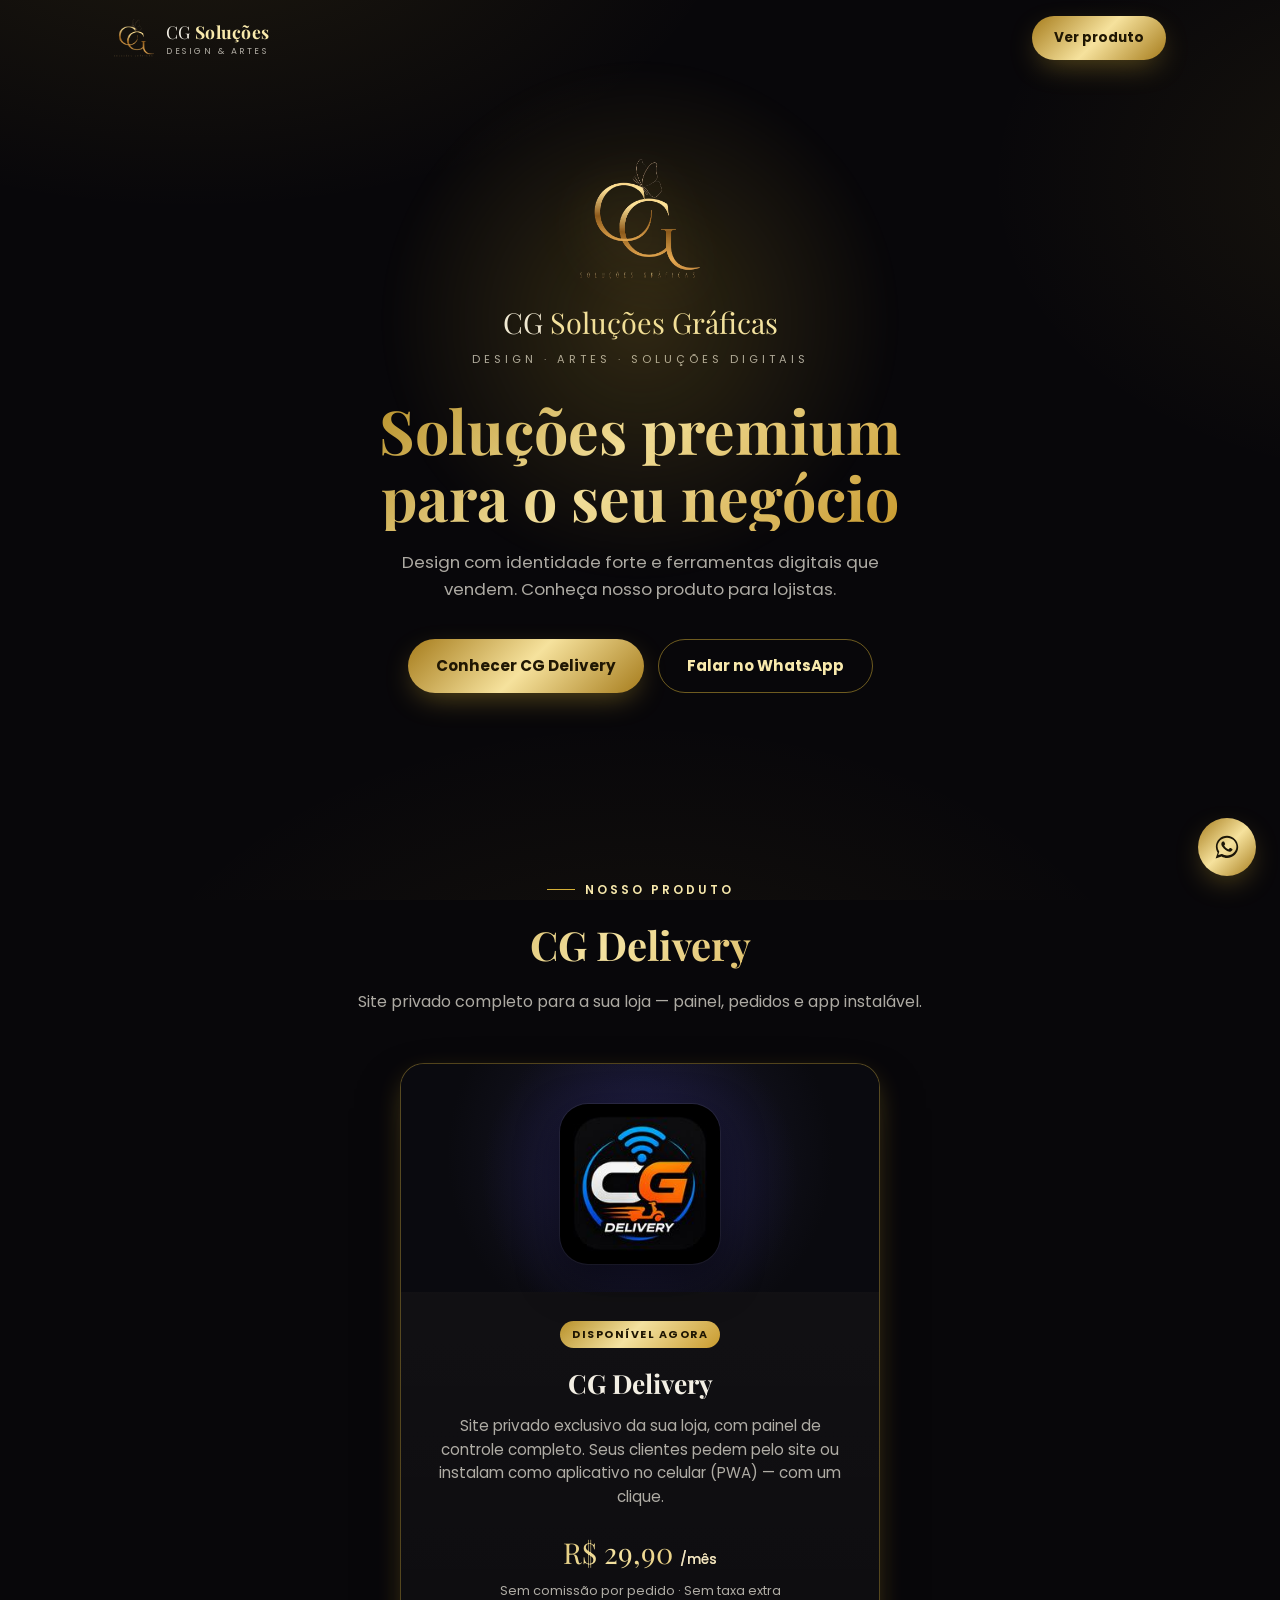
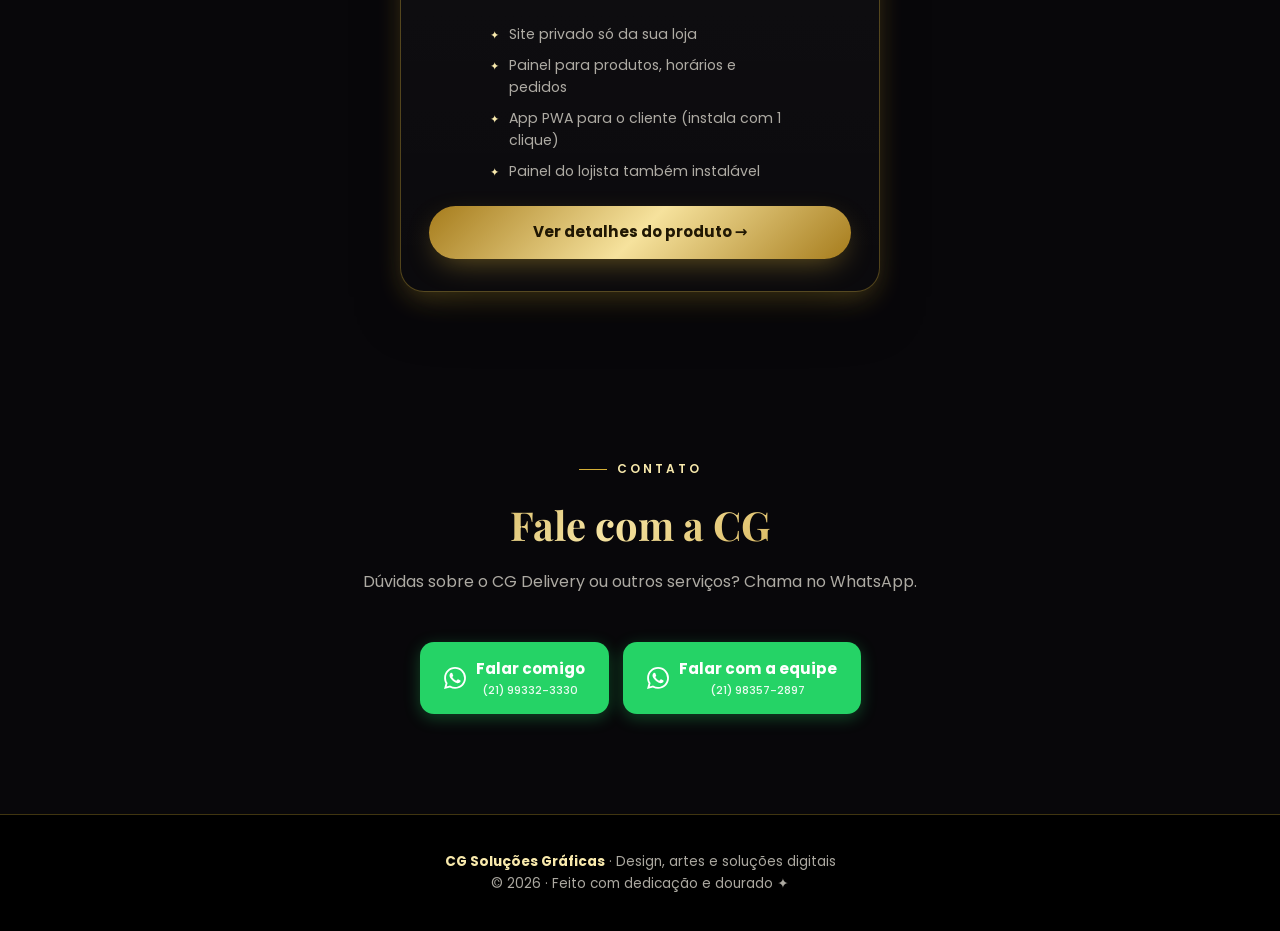
<file: index.html>
<!DOCTYPE html>
<html lang="pt-BR">
<head>
  <meta charset="UTF-8">
  <meta name="viewport" content="width=device-width, initial-scale=1.0">
  <title>CG Soluções Gráficas — Design, Artes e Soluções Digitais</title>
  <meta name="description" content="CG Soluções Gráficas: design premium e soluções digitais para o seu negócio. Conheça o CG Delivery — site privado para lojistas.">
  <meta name="theme-color" content="#08070a">
  <link rel="icon" type="image/png" href="logo.png">
  <link rel="preconnect" href="https://fonts.googleapis.com">
  <link href="https://fonts.googleapis.com/css2?family=Playfair+Display:wght@700&family=Poppins:wght@400;500;600;700;800&display=swap" rel="stylesheet">
  <style>
    :root {
      --black-deep: #08070a;
      --black-soft: #121114;
      --black-card: #1a1a1e;
      --gold-light: #f8e9ac;
      --gold: #d4af37;
      --gold-solid: linear-gradient(135deg, #b8912a 0%, #f4e2a1 45%, #c89a2e 100%);
      --gold-btn: linear-gradient(135deg, #a67c1c 0%, #f6e29d 50%, #a67c1c 100%);
      --text-light: #f3efe4;
      --text-light-70: rgba(243,239,228,.7);
      --shadow-gold: 0 10px 30px -8px rgba(212,175,55,.45);
      --ease: cubic-bezier(.22,.61,.36,1);
    }
    * { box-sizing: border-box; margin: 0; padding: 0; }
    html { scroll-behavior: smooth; }
    body {
      font-family: 'Poppins', system-ui, sans-serif;
      background: var(--black-deep);
      color: var(--text-light);
      font-size: 16px;
      line-height: 1.6;
      -webkit-font-smoothing: antialiased;
      overflow-x: hidden;
    }
    img { max-width: 100%; display: block; }
    a { color: inherit; text-decoration: none; }
    h1,h2,h3 { font-family: 'Playfair Display', serif; font-weight: 700; }

    .texture-bg {
      position: fixed; inset: 0; z-index: -2;
      background:
        radial-gradient(ellipse 900px 500px at 15% -10%, rgba(212,175,55,.10), transparent 60%),
        radial-gradient(ellipse 700px 500px at 110% 20%, rgba(212,175,55,.08), transparent 60%),
        radial-gradient(ellipse 900px 600px at 50% 120%, rgba(212,175,55,.07), transparent 60%),
        #08070a;
    }

    /* Header */
    .header {
      position: fixed; top: 0; left: 0; right: 0; z-index: 100;
      padding: 16px 0;
      transition: background .35s, border-color .35s, padding .35s;
      border-bottom: 1px solid transparent;
    }
    .header.scrolled {
      padding: 10px 0;
      background: rgba(8,7,10,.78);
      backdrop-filter: blur(16px);
      border-bottom: 1px solid rgba(212,175,55,.25);
    }
    .container {
      width: 100%; max-width: 1100px;
      margin: 0 auto; padding: 0 24px;
    }
    .header .container {
      display: flex; align-items: center; justify-content: space-between;
    }
    .brand { display: flex; align-items: center; gap: 12px; }
    .brand img { width: 40px; height: 40px; object-fit: contain; }
    .brand-name {
      font-family: 'Playfair Display', serif;
      font-size: 1.1rem; letter-spacing: .3px;
    }
    .brand-name b { color: var(--gold-light); }
    .brand-tag {
      display: block;
      font-family: 'Poppins', sans-serif;
      font-size: .55rem; letter-spacing: 2.5px;
      color: var(--text-light-70); text-transform: uppercase; margin-top: -2px;
    }
    .header-cta .btn { padding: 11px 22px; font-size: .85rem; }

    .btn {
      display: inline-flex; align-items: center; justify-content: center; gap: 8px;
      padding: 14px 28px; border-radius: 100px;
      font-weight: 700; font-size: .95rem;
      cursor: pointer; border: none;
      transition: transform .3s var(--ease), box-shadow .3s;
    }
    .btn:hover { transform: translateY(-2px); }
    .btn-gold {
      background: var(--gold-btn); color: #201703;
      box-shadow: var(--shadow-gold);
    }
    .btn-gold:hover { box-shadow: 0 14px 36px -8px rgba(212,175,55,.55); }
    .btn-outline {
      background: transparent; color: var(--gold-light);
      border: 1.5px solid rgba(212,175,55,.5);
    }
    .btn-outline:hover { background: rgba(212,175,55,.12); }
    .btn-block { width: 100%; }

    /* Hero */
    .hero {
      min-height: 88vh;
      display: flex; align-items: center; justify-content: center;
      text-align: center;
      padding: 120px 24px 60px;
      position: relative;
    }
    .hero-glow {
      position: absolute; top: 5%; left: 50%; transform: translateX(-50%);
      width: 560px; height: 560px;
      background: radial-gradient(circle, rgba(212,175,55,.2), transparent 65%);
      filter: blur(8px); pointer-events: none;
    }
    .hero-logo {
      width: 120px; height: 120px; margin: 0 auto 20px;
      filter: drop-shadow(0 8px 28px rgba(212,175,55,.4));
      animation: float 5s ease-in-out infinite;
    }
    @keyframes float {
      0%,100% { transform: translateY(0); }
      50% { transform: translateY(-8px); }
    }
    .hero-brand {
      font-family: 'Playfair Display', serif;
      font-size: clamp(1.3rem, 3vw, 1.8rem);
      margin-bottom: 6px;
    }
    .hero-brand span { color: var(--gold-light); }
    .hero-sub {
      font-size: .7rem; letter-spacing: 4px; text-transform: uppercase;
      color: var(--text-light-70); margin-bottom: 28px;
    }
    .hero h1 {
      font-size: clamp(2.2rem, 5.5vw, 3.8rem);
      line-height: 1.1;
      background: var(--gold-solid);
      -webkit-background-clip: text; background-clip: text; color: transparent;
      margin-bottom: 18px;
    }
    .hero .lead {
      max-width: 520px; margin: 0 auto 36px;
      color: var(--text-light-70); font-size: 1.05rem;
    }
    .hero-actions {
      display: flex; gap: 14px; justify-content: center; flex-wrap: wrap;
    }

    /* Section */
    section { padding: 80px 0; position: relative; }
    .section-head { text-align: center; max-width: 600px; margin: 0 auto 48px; }
    .eyebrow {
      display: inline-flex; align-items: center; gap: 10px;
      font-size: .75rem; font-weight: 600; letter-spacing: 3px;
      text-transform: uppercase; color: var(--gold-light); margin-bottom: 14px;
    }
    .eyebrow::before {
      content: ''; width: 28px; height: 1px; background: var(--gold);
    }
    .section-head h2 {
      font-size: clamp(1.8rem, 3.5vw, 2.5rem);
      background: var(--gold-solid);
      -webkit-background-clip: text; background-clip: text; color: transparent;
      margin-bottom: 12px;
    }
    .section-head p { color: var(--text-light-70); }

    /* Product card */
    .product-wrap {
      max-width: 480px; margin: 0 auto;
    }
    .product-card {
      background: linear-gradient(180deg, rgba(255,255,255,.05), rgba(255,255,255,.015));
      border: 1px solid rgba(212,175,55,.35);
      border-radius: 24px;
      overflow: hidden;
      box-shadow: 0 25px 60px -20px rgba(0,0,0,.5), var(--shadow-gold);
      transition: transform .4s var(--ease), border-color .3s;
      cursor: pointer;
      display: block;
      color: inherit;
    }
    .product-card:hover {
      transform: translateY(-8px);
      border-color: rgba(212,175,55,.65);
    }
    .product-img-wrap {
      background: radial-gradient(circle at 50% 40%, #1a1a2e 0%, #0a0a0f 70%);
      padding: 40px 24px 28px;
      display: flex; justify-content: center; align-items: center;
      position: relative;
    }
    .product-img-wrap::after {
      content: '';
      position: absolute; inset: 0;
      background: radial-gradient(circle at 50% 50%, rgba(67,56,202,.25), transparent 60%);
      pointer-events: none;
    }
    .product-img {
      width: 160px; height: 160px;
      border-radius: 28px;
      object-fit: cover;
      box-shadow: 0 16px 40px rgba(0,0,0,.5), 0 0 0 1px rgba(255,255,255,.08);
      position: relative; z-index: 1;
    }
    .product-body {
      padding: 28px 28px 32px;
      text-align: center;
    }
    .product-badge {
      display: inline-block;
      font-size: .68rem; font-weight: 700; letter-spacing: 1.5px;
      text-transform: uppercase;
      color: #201703;
      background: var(--gold-solid);
      padding: 5px 12px; border-radius: 999px;
      margin-bottom: 14px;
    }
    .product-body h3 {
      font-family: 'Playfair Display', serif;
      font-size: 1.65rem;
      margin-bottom: 10px;
      color: var(--text-light);
    }
    .product-body .desc {
      color: var(--text-light-70);
      font-size: .95rem;
      margin-bottom: 20px;
      line-height: 1.55;
    }
    .product-price {
      font-family: 'Playfair Display', serif;
      font-size: 1.8rem;
      background: var(--gold-solid);
      -webkit-background-clip: text; background-clip: text; color: transparent;
      margin-bottom: 6px;
    }
    .product-price span {
      font-family: 'Poppins', sans-serif;
      font-size: .85rem;
      -webkit-text-fill-color: var(--text-light-70);
      font-weight: 500;
    }
    .product-note {
      font-size: .8rem;
      color: var(--text-light-70);
      margin-bottom: 22px;
    }
    .product-features {
      list-style: none;
      text-align: left;
      margin: 0 auto 24px;
      max-width: 300px;
    }
    .product-features li {
      display: flex; align-items: flex-start; gap: 10px;
      font-size: .88rem;
      color: var(--text-light-70);
      margin-bottom: 8px;
    }
    .product-features li::before {
      content: '✦';
      color: var(--gold-light);
      font-size: .7rem;
      margin-top: 4px;
      flex-shrink: 0;
    }

    /* Contact */
    .contact-section {
      text-align: center;
      padding-bottom: 100px;
    }
    .wa-btns {
      display: flex; flex-wrap: wrap; justify-content: center; gap: 14px;
      margin-top: 28px;
    }
    .btn-wa {
      display: inline-flex; align-items: center; gap: 10px;
      background: #25D366; color: #fff;
      padding: 15px 24px; border-radius: 14px;
      font-weight: 700; font-size: .95rem;
      box-shadow: 0 4px 16px rgba(37,211,102,.3);
      transition: transform .2s, box-shadow .2s;
    }
    .btn-wa:hover {
      transform: translateY(-2px);
      box-shadow: 0 6px 22px rgba(37,211,102,.4);
    }
    .btn-wa svg { width: 22px; height: 22px; fill: currentColor; }
    .btn-wa small {
      display: block; font-size: .7rem; font-weight: 500; opacity: .9;
    }

    /* Footer */
    footer {
      background: #000;
      border-top: 1px solid rgba(212,175,55,.3);
      padding: 36px 24px;
      text-align: center;
      font-size: .85rem;
      color: var(--text-light-70);
    }
    footer strong { color: var(--gold-light); }

    /* Float WA */
    .wa-float {
      position: fixed; bottom: 24px; right: 24px;
      width: 58px; height: 58px; border-radius: 50%;
      background: var(--gold-btn);
      display: flex; align-items: center; justify-content: center;
      box-shadow: var(--shadow-gold);
      z-index: 90;
      transition: transform .3s;
    }
    .wa-float:hover { transform: scale(1.08); }
    .wa-float svg { width: 28px; height: 28px; fill: #1c1608; }

    @media (max-width: 560px) {
      .hero { padding-top: 110px; min-height: auto; padding-bottom: 48px; }
      .product-body { padding: 22px 20px 28px; }
      .wa-btns { flex-direction: column; align-items: stretch; }
      .btn-wa { justify-content: center; }
    }
  </style>
</head>
<body>
  <div class="texture-bg" aria-hidden="true"></div>

  <header class="header" id="header">
    <div class="container">
      <a href="#" class="brand">
        <img src="logo.png" alt="CG Soluções Gráficas">
        <div>
          <div class="brand-name">CG <b>Soluções</b></div>
          <span class="brand-tag">Design &amp; Artes</span>
        </div>
      </a>
      <div class="header-cta">
        <a class="btn btn-gold" href="#produto">Ver produto</a>
      </div>
    </div>
  </header>

  <section class="hero">
    <div class="hero-glow" aria-hidden="true"></div>
    <div>
      <img class="hero-logo" src="logo.png" alt="Logo CG">
      <div class="hero-brand">CG <span>Soluções Gráficas</span></div>
      <div class="hero-sub">Design · Artes · Soluções digitais</div>
      <h1>Soluções premium<br>para o seu negócio</h1>
      <p class="lead">
        Design com identidade forte e ferramentas digitais que vendem.
        Conheça nosso produto para lojistas.
      </p>
      <div class="hero-actions">
        <a class="btn btn-gold" href="#produto">Conhecer CG Delivery</a>
        <a class="btn btn-outline" href="#contato">Falar no WhatsApp</a>
      </div>
    </div>
  </section>

  <section id="produto">
    <div class="container">
      <div class="section-head">
        <span class="eyebrow">Nosso produto</span>
        <h2>CG Delivery</h2>
        <p>Site privado completo para a sua loja — painel, pedidos e app instalável.</p>
      </div>

      <div class="product-wrap">
        <a class="product-card" href="delivery.html">
          <div class="product-img-wrap">
            <img class="product-img" src="cg-delivery-icon.png" alt="CG Delivery — ícone do app">
          </div>
          <div class="product-body">
            <span class="product-badge">Disponível agora</span>
            <h3>CG Delivery</h3>
            <p class="desc">
              Site privado exclusivo da sua loja, com painel de controle completo.
              Seus clientes pedem pelo site ou instalam como aplicativo no celular (PWA) — com um clique.
            </p>
            <div class="product-price">R$ 29,90 <span>/mês</span></div>
            <p class="product-note">Sem comissão por pedido · Sem taxa extra</p>
            <ul class="product-features">
              <li>Site privado só da sua loja</li>
              <li>Painel para produtos, horários e pedidos</li>
              <li>App PWA para o cliente (instala com 1 clique)</li>
              <li>Painel do lojista também instalável</li>
            </ul>
            <span class="btn btn-gold btn-block">Ver detalhes do produto →</span>
          </div>
        </a>
      </div>
    </div>
  </section>

  <section class="contact-section" id="contato">
    <div class="container">
      <div class="section-head">
        <span class="eyebrow">Contato</span>
        <h2>Fale com a CG</h2>
        <p>Dúvidas sobre o CG Delivery ou outros serviços? Chama no WhatsApp.</p>
      </div>
      <div class="wa-btns">
        <a class="btn-wa" href="https://wa.me/5521993323330?text=Ol%C3%A1!%20Quero%20saber%20mais%20sobre%20o%20CG%20Delivery" target="_blank" rel="noopener">
          <svg viewBox="0 0 24 24"><path d="M17.472 14.382c-.297-.149-1.758-.867-2.03-.967-.273-.099-.471-.148-.67.15-.197.297-.767.966-.94 1.164-.173.199-.347.223-.644.075-.297-.15-1.255-.463-2.39-1.475-.883-.788-1.48-1.761-1.653-2.059-.173-.297-.018-.458.13-.606.134-.133.298-.347.446-.52.149-.174.198-.298.298-.497.099-.198.05-.371-.025-.52-.075-.149-.669-1.612-.916-2.207-.242-.579-.487-.5-.669-.51-.173-.008-.371-.01-.57-.01-.198 0-.52.074-.792.372-.272.297-1.04 1.016-1.04 2.479 0 1.462 1.065 2.875 1.213 3.074.149.198 2.096 3.2 5.077 4.487.709.306 1.262.489 1.694.625.712.227 1.36.195 1.871.118.571-.085 1.758-.719 2.006-1.413.248-.694.248-1.289.173-1.413-.074-.124-.272-.198-.57-.347m-5.421 7.403h-.004a9.87 9.87 0 01-5.031-1.378l-.361-.214-3.741.982.998-3.648-.235-.374a9.86 9.86 0 01-1.51-5.26c.001-5.45 4.436-9.884 9.888-9.884 2.64 0 5.122 1.03 6.988 2.898a9.825 9.825 0 012.893 6.994c-.003 5.45-4.435 9.884-9.885 9.884m8.413-18.297A11.815 11.815 0 0012.05 0C5.495 0 .16 5.335.157 11.892c0 2.096.547 4.142 1.588 5.945L.057 24l6.305-1.654a11.882 11.882 0 005.683 1.448h.005c6.554 0 11.89-5.335 11.893-11.893a11.821 11.821 0 00-3.48-8.413z"/></svg>
          <div>Falar comigo<small>(21) 99332-3330</small></div>
        </a>
        <a class="btn-wa" href="https://wa.me/5521983572897?text=Ol%C3%A1!%20Quero%20saber%20mais%20sobre%20o%20CG%20Delivery" target="_blank" rel="noopener">
          <svg viewBox="0 0 24 24"><path d="M17.472 14.382c-.297-.149-1.758-.867-2.03-.967-.273-.099-.471-.148-.67.15-.197.297-.767.966-.94 1.164-.173.199-.347.223-.644.075-.297-.15-1.255-.463-2.39-1.475-.883-.788-1.48-1.761-1.653-2.059-.173-.297-.018-.458.13-.606.134-.133.298-.347.446-.52.149-.174.198-.298.298-.497.099-.198.05-.371-.025-.52-.075-.149-.669-1.612-.916-2.207-.242-.579-.487-.5-.669-.51-.173-.008-.371-.01-.57-.01-.198 0-.52.074-.792.372-.272.297-1.04 1.016-1.04 2.479 0 1.462 1.065 2.875 1.213 3.074.149.198 2.096 3.2 5.077 4.487.709.306 1.262.489 1.694.625.712.227 1.36.195 1.871.118.571-.085 1.758-.719 2.006-1.413.248-.694.248-1.289.173-1.413-.074-.124-.272-.198-.57-.347m-5.421 7.403h-.004a9.87 9.87 0 01-5.031-1.378l-.361-.214-3.741.982.998-3.648-.235-.374a9.86 9.86 0 01-1.51-5.26c.001-5.45 4.436-9.884 9.888-9.884 2.64 0 5.122 1.03 6.988 2.898a9.825 9.825 0 012.893 6.994c-.003 5.45-4.435 9.884-9.885 9.884m8.413-18.297A11.815 11.815 0 0012.05 0C5.495 0 .16 5.335.157 11.892c0 2.096.547 4.142 1.588 5.945L.057 24l6.305-1.654a11.882 11.882 0 005.683 1.448h.005c6.554 0 11.89-5.335 11.893-11.893a11.821 11.821 0 00-3.48-8.413z"/></svg>
          <div>Falar com a equipe<small>(21) 98357-2897</small></div>
        </a>
      </div>
    </div>
  </section>

  <footer>
    <strong>CG Soluções Gráficas</strong> · Design, artes e soluções digitais<br>
    © <span id="year"></span> · Feito com dedicação e dourado ✦
  </footer>

  <a class="wa-float" href="https://wa.me/5521993323330?text=Ol%C3%A1!%20Quero%20saber%20mais%20sobre%20o%20CG%20Delivery" target="_blank" rel="noopener" aria-label="WhatsApp">
    <svg viewBox="0 0 32 32"><path d="M16 3C9 3 3.3 8.6 3.3 15.5c0 2.5.7 4.9 2 7L3 29l6.7-2.2c2 1.1 4.2 1.7 6.4 1.7 7 0 12.7-5.6 12.7-12.5S23 3 16 3zm0 22.7c-2 0-4-.5-5.7-1.6l-.4-.2-4 1.3 1.3-3.9-.3-.4a10.2 10.2 0 0 1-1.7-5.4C5.2 9.8 10 5.3 16 5.3s10.8 4.5 10.8 10.2S22 25.7 16 25.7zm5.9-7.6c-.3-.2-1.9-1-2.2-1s-.5-.2-.7.2-.8 1-1 1.2-.4.2-.7 0a8.7 8.7 0 0 1-2.6-1.6 9.6 9.6 0 0 1-1.8-2.2c-.2-.3 0-.5.1-.7l.5-.6c.2-.2.2-.3.3-.5s0-.4 0-.5c0-.2-.7-1.7-1-2.3s-.5-.5-.7-.5h-.6a1.2 1.2 0 0 0-.9.4 3.5 3.5 0 0 0-1.1 2.6c0 1.5 1.1 3 1.3 3.2s2.2 3.4 5.3 4.7a17.9 17.9 0 0 0 1.8.7 4.3 4.3 0 0 0 2 .1 3.2 3.2 0 0 0 2.1-1.5 2.6 2.6 0 0 0 .2-1.5c-.1-.1-.3-.2-.6-.4z"/></svg>
  </a>

  <script>
    document.getElementById('year').textContent = new Date().getFullYear();
    var header = document.getElementById('header');
    window.addEventListener('scroll', function () {
      header.classList.toggle('scrolled', window.scrollY > 30);
    }, { passive: true });
  </script>
</body>
</html>
</file>
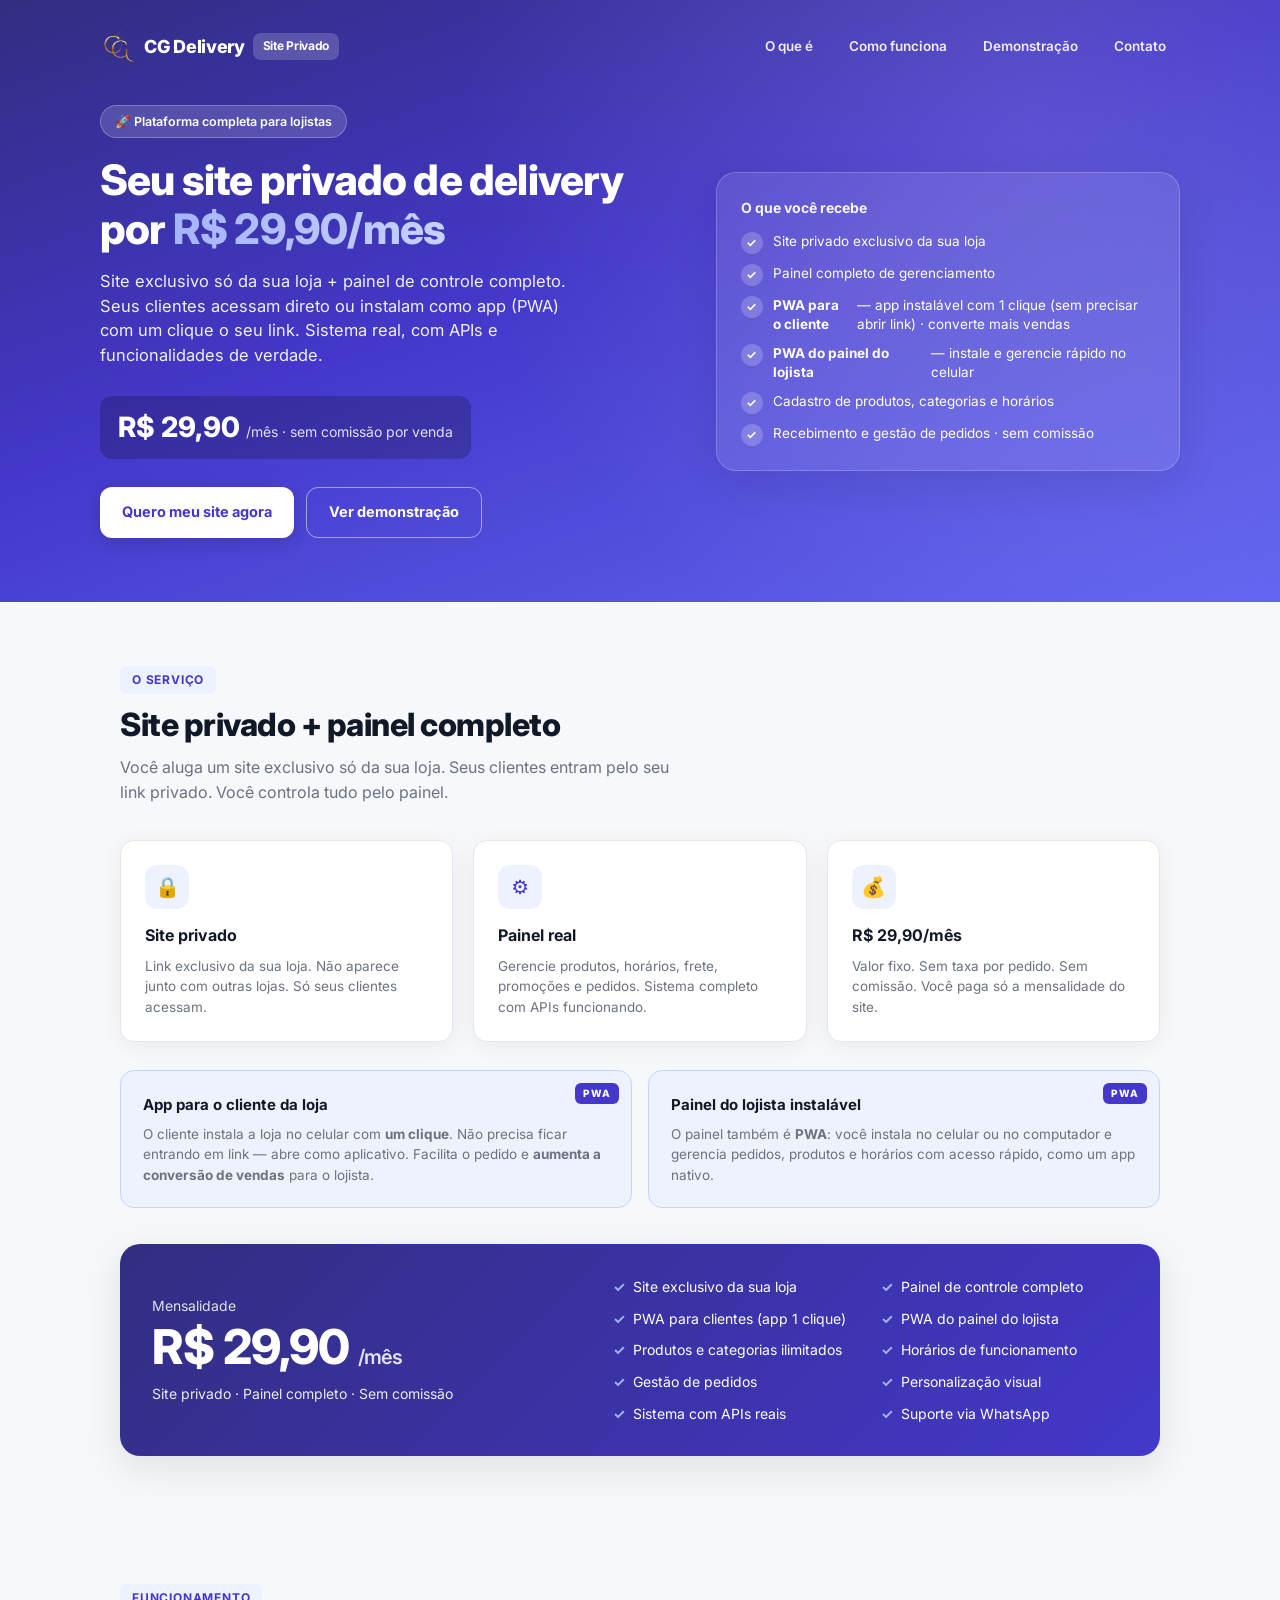
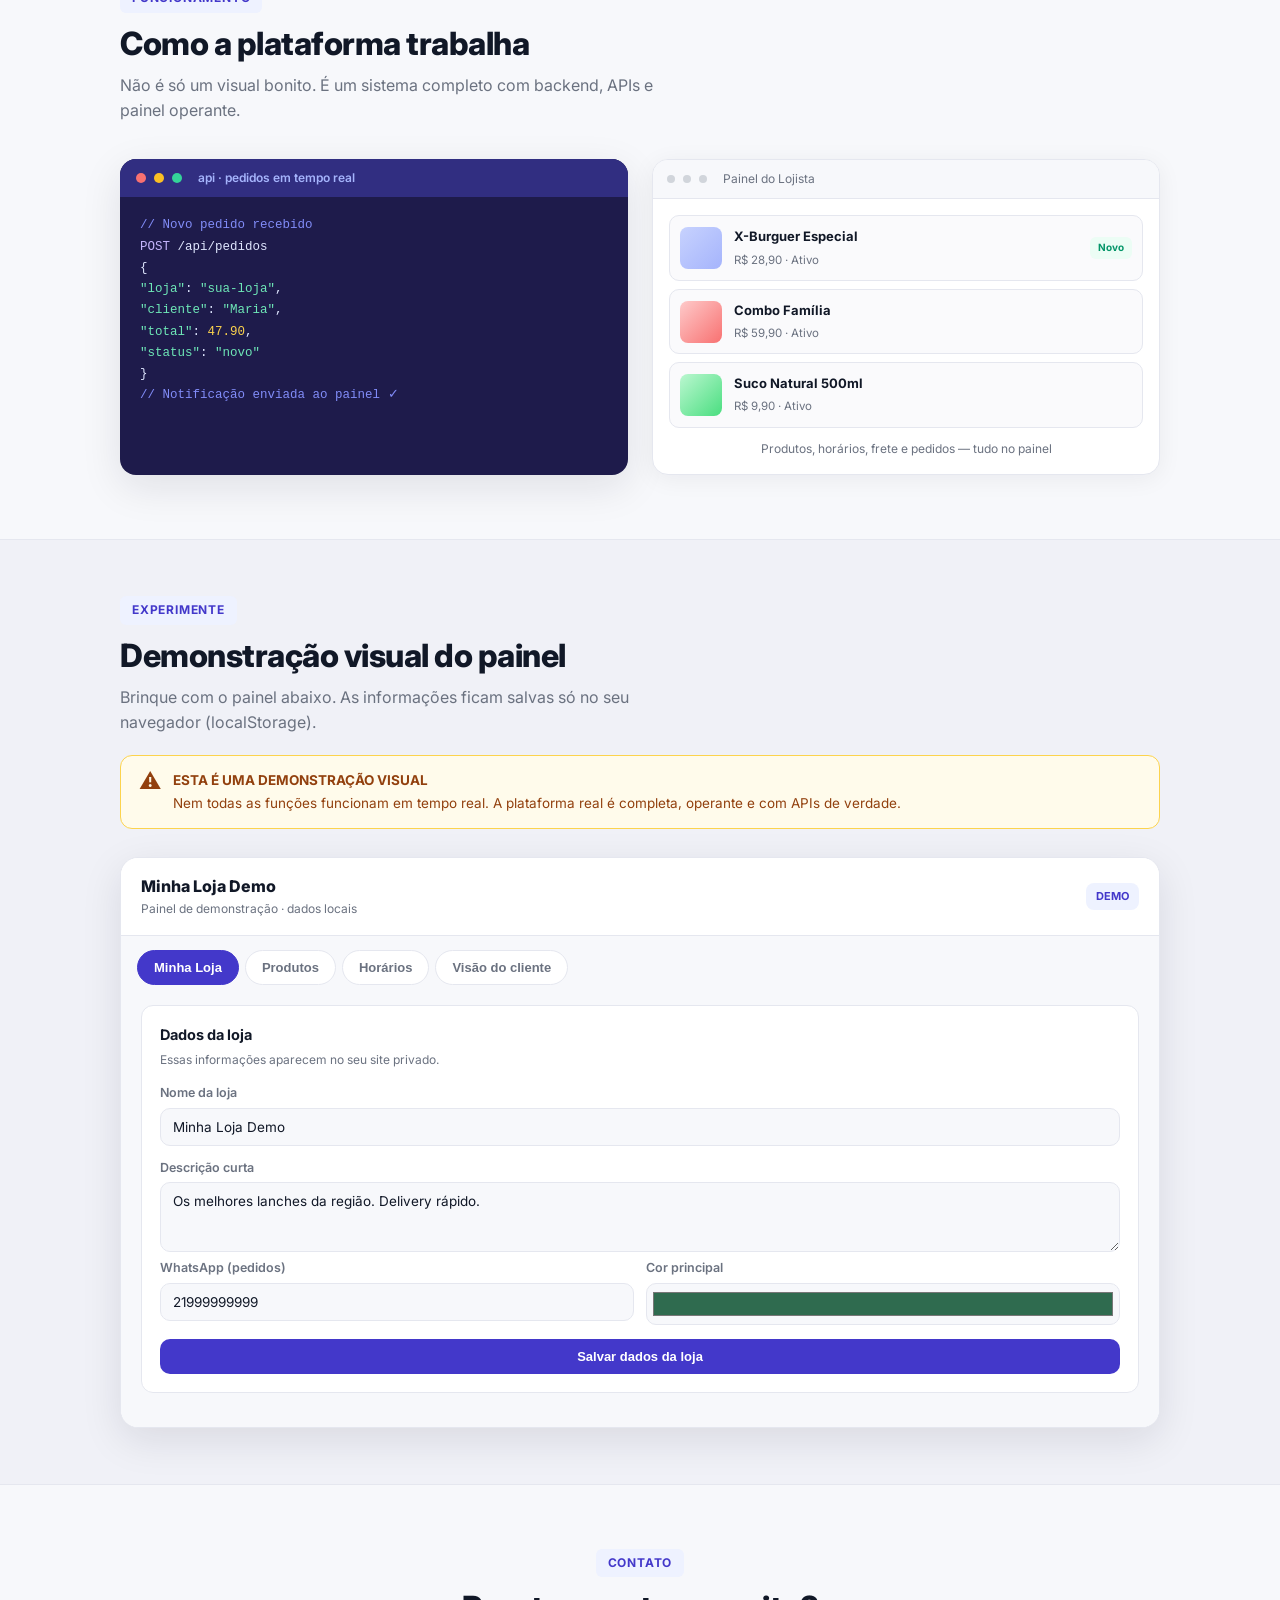
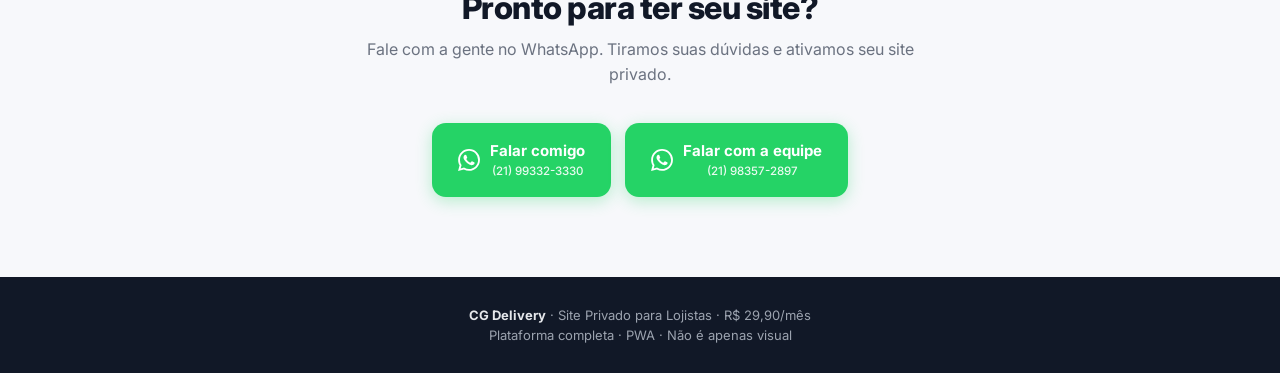
<file: delivery.html>
<!DOCTYPE html>
<html lang="pt-BR">
<head>
  <meta charset="UTF-8">
  <meta name="viewport" content="width=device-width, initial-scale=1.0">
  <title>CG Delivery — Site Privado para Lojistas · R$ 29,90/mês</title>
  <meta name="description" content="Alugue um site privado exclusivo para sua loja por R$ 29,90/mês. Painel completo, pedidos, produtos e sistema real.">
  <link rel="icon" type="image/png" href="logo.png">
  <meta name="theme-color" content="#08070a">
  <link rel="preconnect" href="https://fonts.googleapis.com">
  <link href="https://fonts.googleapis.com/css2?family=Inter:wght@400;500;600;700;800&display=swap" rel="stylesheet">
  <style>
    :root {
      --bg: #F7F8FB;
      --surface: #FFFFFF;
      --border: #E5E7EF;
      --ink: #111827;
      --ink-soft: #6B7280;
      --ink-faint: #9CA3AF;
      --primary: #4338CA;
      --primary-dark: #3730A3;
      --primary-light: #EEF2FF;
      --success: #059669;
      --success-bg: #ECFDF5;
      --warning: #D97706;
      --warning-bg: #FFFBEB;
      --danger: #DC2626;
      --radius: 14px;
      --shadow: 0 4px 24px rgba(17, 24, 39, 0.06);
      --shadow-lg: 0 12px 40px rgba(17, 24, 39, 0.1);
    }

    * { box-sizing: border-box; margin: 0; padding: 0; }
    html { scroll-behavior: smooth; }
    body {
      font-family: 'Inter', system-ui, sans-serif;
      background: var(--bg);
      color: var(--ink);
      font-size: 15px;
      line-height: 1.55;
      -webkit-font-smoothing: antialiased;
    }

    /* ===== HEADER / HERO ===== */
    .hero {
      background: linear-gradient(160deg, #312E81 0%, #4338CA 45%, #6366F1 100%);
      color: #fff;
      padding: 28px 20px 64px;
      position: relative;
      overflow: hidden;
    }
    .hero::before {
      content: '';
      position: absolute;
      inset: 0;
      background: radial-gradient(circle at 80% 20%, rgba(255,255,255,0.12) 0%, transparent 50%);
      pointer-events: none;
    }
    .nav {
      max-width: 1080px;
      margin: 0 auto 40px;
      display: flex;
      justify-content: space-between;
      align-items: center;
      position: relative;
      z-index: 2;
    }
    .logo {
      display: flex;
      align-items: center;
      gap: 8px;
      font-weight: 800;
      font-size: 18px;
      letter-spacing: -0.3px;
      display: flex;
      align-items: center;
      gap: 8px;
    }
    .logo span {
      background: rgba(255,255,255,0.18);
      padding: 4px 10px;
      border-radius: 8px;
      font-size: 12px;
      font-weight: 700;
    }
    .nav-links { display: flex; gap: 8px; }
    .nav-links a {
      color: rgba(255,255,255,0.9);
      text-decoration: none;
      font-size: 13.5px;
      font-weight: 600;
      padding: 8px 14px;
      border-radius: 9px;
      transition: background .2s;
    }
    .nav-links a:hover { background: rgba(255,255,255,0.12); }

    .hero-content {
      max-width: 1080px;
      margin: 0 auto;
      position: relative;
      z-index: 2;
      display: grid;
      grid-template-columns: 1.1fr 0.9fr;
      gap: 48px;
      align-items: center;
    }
    .hero-badge {
      display: inline-flex;
      align-items: center;
      gap: 6px;
      background: rgba(255,255,255,0.15);
      border: 1px solid rgba(255,255,255,0.25);
      padding: 6px 14px;
      border-radius: 999px;
      font-size: 12.5px;
      font-weight: 600;
      margin-bottom: 18px;
    }
    .hero h1 {
      font-size: clamp(28px, 4.5vw, 42px);
      font-weight: 800;
      line-height: 1.15;
      letter-spacing: -0.8px;
      margin-bottom: 16px;
    }
    .hero h1 em {
      font-style: normal;
      background: linear-gradient(90deg, #A5B4FC, #C7D2FE);
      -webkit-background-clip: text;
      -webkit-text-fill-color: transparent;
    }
    .hero-sub {
      font-size: 16.5px;
      opacity: 0.92;
      max-width: 480px;
      margin-bottom: 28px;
      line-height: 1.5;
    }
    .preco-destaque {
      display: inline-flex;
      align-items: baseline;
      gap: 6px;
      background: rgba(0,0,0,0.2);
      padding: 10px 18px;
      border-radius: 12px;
      margin-bottom: 28px;
    }
    .preco-destaque .valor {
      font-size: 28px;
      font-weight: 800;
    }
    .preco-destaque .periodo {
      font-size: 14px;
      opacity: 0.85;
    }
    .hero-ctas {
      display: flex;
      flex-wrap: wrap;
      gap: 12px;
    }
    .btn {
      display: inline-flex;
      align-items: center;
      justify-content: center;
      gap: 8px;
      padding: 13px 22px;
      border-radius: 12px;
      font-weight: 700;
      font-size: 14.5px;
      text-decoration: none;
      border: none;
      cursor: pointer;
      transition: transform .15s, box-shadow .15s, background .15s;
    }
    .btn:hover { transform: translateY(-1px); }
    .btn-branco {
      background: #fff;
      color: var(--primary);
      box-shadow: 0 4px 16px rgba(0,0,0,0.15);
    }
    .btn-branco:hover { box-shadow: 0 6px 20px rgba(0,0,0,0.2); }
    .btn-outline-branco {
      background: transparent;
      color: #fff;
      border: 1.5px solid rgba(255,255,255,0.5);
    }
    .btn-outline-branco:hover { background: rgba(255,255,255,0.1); border-color: #fff; }

    .hero-card {
      background: rgba(255,255,255,0.1);
      backdrop-filter: blur(12px);
      border: 1px solid rgba(255,255,255,0.2);
      border-radius: 20px;
      padding: 24px;
      box-shadow: var(--shadow-lg);
    }
    .hero-card h3 {
      font-size: 14px;
      font-weight: 700;
      margin-bottom: 14px;
      opacity: 0.95;
    }
    .feature-list {
      list-style: none;
      display: flex;
      flex-direction: column;
      gap: 10px;
    }
    .feature-list li {
      display: flex;
      align-items: flex-start;
      gap: 10px;
      font-size: 13.5px;
      line-height: 1.4;
    }
    .feature-list li::before {
      content: '✓';
      background: rgba(255,255,255,0.2);
      width: 22px;
      height: 22px;
      border-radius: 50%;
      display: flex;
      align-items: center;
      justify-content: center;
      font-size: 12px;
      font-weight: 700;
      flex-shrink: 0;
    }

    /* ===== SECTIONS ===== */
    section {
      max-width: 1080px;
      margin: 0 auto;
      padding: 64px 20px;
    }
    .section-label {
      display: inline-block;
      font-size: 12px;
      font-weight: 700;
      text-transform: uppercase;
      letter-spacing: 0.8px;
      color: var(--primary);
      background: var(--primary-light);
      padding: 5px 12px;
      border-radius: 6px;
      margin-bottom: 12px;
    }
    .section-title {
      font-size: clamp(24px, 3.5vw, 32px);
      font-weight: 800;
      letter-spacing: -0.5px;
      margin-bottom: 10px;
      line-height: 1.2;
    }
    .section-sub {
      color: var(--ink-soft);
      font-size: 16px;
      max-width: 560px;
      margin-bottom: 36px;
    }

    /* ===== O QUE É ===== */
    .grid-3 {
      display: grid;
      grid-template-columns: repeat(3, 1fr);
      gap: 20px;
    }
    .card {
      background: var(--surface);
      border: 1px solid var(--border);
      border-radius: var(--radius);
      padding: 24px;
      box-shadow: var(--shadow);
      transition: transform .2s, box-shadow .2s;
    }
    .card:hover {
      transform: translateY(-3px);
      box-shadow: var(--shadow-lg);
    }
    .card-icon {
      width: 44px;
      height: 44px;
      border-radius: 12px;
      background: var(--primary-light);
      color: var(--primary);
      display: flex;
      align-items: center;
      justify-content: center;
      font-size: 20px;
      margin-bottom: 14px;
    }
    .card h3 {
      font-size: 16px;
      font-weight: 700;
      margin-bottom: 8px;
    }
    .card p {
      font-size: 13.5px;
      color: var(--ink-soft);
      line-height: 1.5;
    }

    .preco-box {
      background: linear-gradient(135deg, #312E81, #4338CA);
      color: #fff;
      border-radius: 20px;
      padding: 32px;
      margin-top: 36px;
      display: grid;
      grid-template-columns: 1fr 1.2fr;
      gap: 32px;
      align-items: center;
      box-shadow: var(--shadow-lg);
    }
    .preco-box .grande {
      font-size: 48px;
      font-weight: 800;
      letter-spacing: -1px;
      line-height: 1;
    }
    .preco-box .grande span {
      font-size: 20px;
      font-weight: 600;
      opacity: 0.85;
    }
    .preco-box ul {
      list-style: none;
      display: grid;
      grid-template-columns: 1fr 1fr;
      gap: 10px 20px;
    }
    .preco-box li {
      display: flex;
      align-items: center;
      gap: 8px;
      font-size: 14px;
    }
    .preco-box li::before {
      content: '✓';
      font-weight: 700;
      color: #A5B4FC;
    }

    /* ===== COMO FUNCIONA / ANIMAÇÕES ===== */
    .demo-grid {
      display: grid;
      grid-template-columns: 1fr 1fr;
      gap: 24px;
    }
    .code-window {
      background: #1E1B4B;
      border-radius: 16px;
      overflow: hidden;
      box-shadow: var(--shadow-lg);
    }
    .code-header {
      background: #312E81;
      padding: 10px 16px;
      display: flex;
      align-items: center;
      gap: 8px;
    }
    .code-dot {
      width: 10px;
      height: 10px;
      border-radius: 50%;
    }
    .code-dot.r { background: #F87171; }
    .code-dot.y { background: #FBBF24; }
    .code-dot.g { background: #34D399; }
    .code-title {
      margin-left: 8px;
      font-size: 12px;
      color: #A5B4FC;
      font-weight: 600;
    }
    .code-body {
      padding: 18px 20px;
      font-family: 'SF Mono', 'Fira Code', 'Consolas', monospace;
      font-size: 12.5px;
      line-height: 1.7;
      color: #E0E7FF;
      min-height: 180px;
    }
    .code-body .cmt { color: #818CF8; }
    .code-body .key { color: #C4B5FD; }
    .code-body .str { color: #6EE7B7; }
    .code-body .num { color: #FCD34D; }
    .typing {
      border-right: 2px solid #A5B4FC;
      animation: blink 0.8s step-end infinite;
    }
    @keyframes blink {
      50% { border-color: transparent; }
    }
    .anim-line {
      opacity: 0;
      animation: fadeInLine 0.4s forwards;
    }
    @keyframes fadeInLine {
      to { opacity: 1; }
    }

    .mock-screen {
      background: var(--surface);
      border: 1px solid var(--border);
      border-radius: 16px;
      overflow: hidden;
      box-shadow: var(--shadow);
    }
    .mock-bar {
      background: var(--bg);
      padding: 10px 14px;
      display: flex;
      align-items: center;
      gap: 8px;
      border-bottom: 1px solid var(--border);
    }
    .mock-bar .dot {
      width: 8px;
      height: 8px;
      border-radius: 50%;
      background: #D1D5DB;
    }
    .mock-content {
      padding: 16px;
    }
    .mock-row {
      display: flex;
      align-items: center;
      gap: 12px;
      padding: 10px;
      border: 1px solid var(--border);
      border-radius: 10px;
      margin-bottom: 8px;
      background: #FAFAFC;
    }
    .mock-img {
      width: 42px;
      height: 42px;
      border-radius: 8px;
      background: linear-gradient(135deg, #C7D2FE, #A5B4FC);
      flex-shrink: 0;
    }
    .mock-info { flex: 1; }
    .mock-info strong { display: block; font-size: 13px; }
    .mock-info span { font-size: 11.5px; color: var(--ink-soft); }
    .mock-badge {
      font-size: 10px;
      font-weight: 700;
      background: var(--success-bg);
      color: var(--success);
      padding: 3px 8px;
      border-radius: 6px;
    }

    /* ===== DEMO INTERNA ===== */
    .demo-section {
      background: #F0F1F7;
      border-top: 1px solid var(--border);
      border-bottom: 1px solid var(--border);
      padding: 56px 0;
    }
    .demo-inner {
      max-width: 1080px;
      margin: 0 auto;
      padding: 0 20px;
    }
    .aviso-demo {
      background: var(--warning-bg);
      border: 1.5px solid #FCD34D;
      border-radius: 12px;
      padding: 14px 18px;
      display: flex;
      align-items: flex-start;
      gap: 12px;
      margin-bottom: 28px;
      font-size: 13.5px;
      color: #92400E;
    }
    .aviso-demo strong {
      display: block;
      margin-bottom: 2px;
    }

    /* Demo panel styles (simplified real panel) */
    .demo-painel {
      background: var(--surface);
      border: 1px solid var(--border);
      border-radius: 18px;
      overflow: hidden;
      box-shadow: var(--shadow-lg);
    }
    .demo-topo {
      background: var(--surface);
      border-bottom: 1px solid var(--border);
      padding: 16px 20px;
      display: flex;
      justify-content: space-between;
      align-items: center;
    }
    .demo-topo h2 {
      font-size: 16px;
      font-weight: 800;
    }
    .demo-topo p {
      font-size: 12px;
      color: var(--ink-soft);
      margin-top: 2px;
    }
    .demo-badge {
      background: var(--primary-light);
      color: var(--primary);
      font-size: 11px;
      font-weight: 700;
      padding: 5px 10px;
      border-radius: 8px;
    }
    .demo-abas {
      display: flex;
      gap: 6px;
      padding: 14px 16px 0;
      overflow-x: auto;
      background: var(--bg);
    }
    .demo-aba {
      flex-shrink: 0;
      padding: 9px 16px;
      border-radius: 999px;
      font-size: 13px;
      font-weight: 600;
      color: var(--ink-soft);
      background: var(--surface);
      border: 1px solid var(--border);
      cursor: pointer;
      white-space: nowrap;
      transition: all .15s;
    }
    .demo-aba.ativa {
      background: var(--primary);
      border-color: var(--primary);
      color: #fff;
    }
    .demo-body {
      padding: 20px;
      background: var(--bg);
      min-height: 380px;
    }
    .demo-secao { display: none; }
    .demo-secao.ativa { display: block; }

    .demo-bloco {
      background: var(--surface);
      border: 1px solid var(--border);
      border-radius: 12px;
      padding: 18px;
      margin-bottom: 14px;
    }
    .demo-bloco h3 {
      font-size: 14.5px;
      font-weight: 700;
      margin-bottom: 4px;
    }
    .demo-bloco .sub {
      font-size: 12px;
      color: var(--ink-soft);
      margin-bottom: 14px;
    }
    .demo-label {
      display: block;
      font-size: 12.5px;
      font-weight: 600;
      color: var(--ink-soft);
      margin: 12px 0 5px;
    }
    .demo-label:first-child { margin-top: 0; }
    .demo-input, .demo-select, .demo-textarea {
      width: 100%;
      padding: 10px 12px;
      border: 1px solid var(--border);
      border-radius: 10px;
      font-family: inherit;
      font-size: 13.5px;
      color: var(--ink);
      background: var(--bg);
      outline: none;
    }
    .demo-input:focus, .demo-select:focus, .demo-textarea:focus {
      border-color: var(--primary);
      background: #fff;
    }
    .demo-textarea { min-height: 70px; resize: vertical; }
    .demo-grid-2 {
      display: grid;
      grid-template-columns: 1fr 1fr;
      gap: 12px;
    }
    .demo-btn {
      padding: 10px 18px;
      border-radius: 10px;
      font-weight: 700;
      font-size: 13px;
      border: none;
      cursor: pointer;
      transition: background .15s;
    }
    .demo-btn-primario {
      background: var(--primary);
      color: #fff;
    }
    .demo-btn-primario:hover { background: var(--primary-dark); }
    .demo-btn-fantasma {
      background: var(--bg);
      color: var(--ink);
      border: 1px solid var(--border);
    }
    .demo-btn-bloco { width: 100%; margin-top: 14px; }

    .demo-produto {
      display: flex;
      align-items: center;
      gap: 12px;
      padding: 10px;
      border: 1px solid var(--border);
      border-radius: 12px;
      margin-bottom: 8px;
      background: #FAFAFC;
    }
    .demo-produto img, .demo-produto .placeholder-img {
      width: 46px;
      height: 46px;
      border-radius: 9px;
      object-fit: cover;
      flex-shrink: 0;
      background: linear-gradient(135deg, #C7D2FE, #818CF8);
    }
    .demo-produto-info { flex: 1; min-width: 0; }
    .demo-produto-info .nome { font-weight: 600; font-size: 13.5px; }
    .demo-produto-info .detalhe { font-size: 11.5px; color: var(--ink-soft); }
    .demo-acoes { display: flex; gap: 6px; }
    .demo-icone {
      width: 30px;
      height: 30px;
      border-radius: 8px;
      border: 1px solid var(--border);
      background: var(--bg);
      display: flex;
      align-items: center;
      justify-content: center;
      cursor: pointer;
      color: var(--ink-soft);
      font-size: 14px;
    }
    .demo-icone:hover { color: var(--danger); border-color: var(--danger); }

    .demo-toast {
      position: fixed;
      bottom: 24px;
      left: 50%;
      transform: translateX(-50%) translateY(80px);
      background: #111827;
      color: #fff;
      padding: 12px 20px;
      border-radius: 10px;
      font-size: 13.5px;
      font-weight: 600;
      box-shadow: var(--shadow-lg);
      opacity: 0;
      transition: all .3s;
      z-index: 100;
    }
    .demo-toast.show {
      opacity: 1;
      transform: translateX(-50%) translateY(0);
    }

    /* Preview loja */
    .preview-loja {
      border: 1px solid var(--border);
      border-radius: 14px;
      overflow: hidden;
      background: #fff;
    }
    .preview-header {
      background: linear-gradient(135deg, #2F6B4F, #3D8B66);
      color: #fff;
      padding: 20px 16px;
      text-align: center;
    }
    .preview-header h4 { font-size: 18px; font-weight: 800; }
    .preview-header p { font-size: 12px; opacity: 0.9; margin-top: 4px; }
    .preview-produtos {
      padding: 14px;
      display: grid;
      gap: 10px;
    }
    .preview-item {
      display: flex;
      gap: 12px;
      padding: 10px;
      border: 1px solid var(--border);
      border-radius: 10px;
    }
    .preview-item .img {
      width: 56px;
      height: 56px;
      border-radius: 8px;
      background: linear-gradient(135deg, #D1FAE5, #6EE7B7);
      flex-shrink: 0;
    }
    .preview-item strong { font-size: 13.5px; display: block; }
    .preview-item span { font-size: 12px; color: var(--ink-soft); }
    .preview-item .preco { font-weight: 700; color: #2F6B4F; margin-top: 4px; font-size: 14px; }

    /* ===== CONTATO ===== */
    .contato-section {
      text-align: center;
      padding-bottom: 80px;
    }
    .whatsapp-btns {
      display: flex;
      flex-wrap: wrap;
      justify-content: center;
      gap: 14px;
      margin-top: 28px;
    }
    .btn-whatsapp {
      display: inline-flex;
      align-items: center;
      gap: 10px;
      background: #25D366;
      color: #fff;
      padding: 16px 26px;
      border-radius: 14px;
      font-weight: 700;
      font-size: 15px;
      text-decoration: none;
      box-shadow: 0 4px 16px rgba(37, 211, 102, 0.3);
      transition: transform .15s, box-shadow .15s;
    }
    .btn-whatsapp:hover {
      transform: translateY(-2px);
      box-shadow: 0 6px 22px rgba(37, 211, 102, 0.4);
    }
    .btn-whatsapp svg { width: 22px; height: 22px; fill: currentColor; }
    .btn-whatsapp small {
      display: block;
      font-size: 11.5px;
      font-weight: 500;
      opacity: 0.9;
      margin-top: 1px;
    }

    /* ===== FOOTER ===== */
    footer {
      background: #111827;
      color: #9CA3AF;
      text-align: center;
      padding: 28px 20px;
      font-size: 13px;
    }
    footer strong { color: #E5E7EB; }

    /* ===== RESPONSIVO ===== */
    @media (max-width: 860px) {
      .hero-content { grid-template-columns: 1fr; gap: 32px; }
      #o-que-e > div[style*="grid-template-columns:1fr 1fr"] { grid-template-columns: 1fr !important; }
      .hero-card { order: -1; }
      .grid-3 { grid-template-columns: 1fr; }
      .preco-box { grid-template-columns: 1fr; }
      .preco-box ul { grid-template-columns: 1fr; }
      .demo-grid { grid-template-columns: 1fr; }
      .demo-grid-2 { grid-template-columns: 1fr; }
      .nav-links { display: none; }
    }
    @media (max-width: 480px) {
      .hero { padding-bottom: 48px; }
      .preco-destaque .valor { font-size: 24px; }
      .whatsapp-btns { flex-direction: column; align-items: stretch; }
      .btn-whatsapp { justify-content: center; }
    }
  </style>
</head>
<body>

  <!-- ========== HERO ========== -->
  <header class="hero">
    <div class="nav">
      <div class="logo">
        <a href="index.html" style="display:flex;align-items:center;gap:8px;color:inherit;text-decoration:none">
          <img src="logo.png" alt="CG" style="width:36px;height:36px;object-fit:contain;border-radius:8px;">
          CG Delivery
        </a>
        <span>Site Privado</span>
      </div>
      <div class="nav-links">
        <a href="#o-que-e">O que é</a>
        <a href="#como-funciona">Como funciona</a>
        <a href="#demo">Demonstração</a>
        <a href="#contato">Contato</a>
      </div>
    </div>

    <div class="hero-content">
      <div>
        <div class="hero-badge">
          🚀 Plataforma completa para lojistas
        </div>
        <h1>Seu site privado de delivery por <em>R$ 29,90/mês</em></h1>
        <p class="hero-sub">
          Site exclusivo só da sua loja + painel de controle completo. 
          Seus clientes acessam direto ou instalam como app (PWA) com um clique o seu link. Sistema real, com APIs e funcionalidades de verdade.
        </p>
        <div class="preco-destaque">
          <span class="valor">R$ 29,90</span>
          <span class="periodo">/mês · sem comissão por venda</span>
        </div>
        <div class="hero-ctas">
          <a href="#contato" class="btn btn-branco">Quero meu site agora</a>
          <a href="#demo" class="btn btn-outline-branco">Ver demonstração</a>
        </div>
      </div>

      <div class="hero-card">
        <h3>O que você recebe</h3>
        <ul class="feature-list">
          <li>Site privado exclusivo da sua loja</li>
          <li>Painel completo de gerenciamento</li>
          <li><strong>PWA para o cliente</strong> — app instalável com 1 clique (sem precisar abrir link) · converte mais vendas</li>
          <li><strong>PWA do painel do lojista</strong> — instale e gerencie rápido no celular</li>
          <li>Cadastro de produtos, categorias e horários</li>
          <li>Recebimento e gestão de pedidos · sem comissão</li>
        </ul>
      </div>
    </div>
  </header>

  <!-- ========== O QUE É ========== -->
  <section id="o-que-e">
    <div class="section-label">O serviço</div>
    <h2 class="section-title">Site privado + painel completo</h2>
    <p class="section-sub">
      Você aluga um site exclusivo só da sua loja. Seus clientes entram pelo seu link privado. 
      Você controla tudo pelo painel.
    </p>

    <div class="grid-3">
      <div class="card">
        <div class="card-icon">🔒</div>
        <h3>Site privado</h3>
        <p>Link exclusivo da sua loja. Não aparece junto com outras lojas. Só seus clientes acessam.</p>
      </div>
      <div class="card">
        <div class="card-icon">⚙️</div>
        <h3>Painel real</h3>
        <p>Gerencie produtos, horários, frete, promoções e pedidos. Sistema completo com APIs funcionando.</p>
      </div>
      <div class="card">
        <div class="card-icon">💰</div>
        <h3>R$ 29,90/mês</h3>
        <p>Valor fixo. Sem taxa por pedido. Sem comissão. Você paga só a mensalidade do site.</p>
      </div>
    </div>

    
    <div style="display:grid;grid-template-columns:1fr 1fr;gap:16px;margin-top:28px">
      <div style="background:#EEF2FF;border:1px solid #C7D2FE;border-radius:14px;padding:22px;position:relative">
        <span style="position:absolute;top:12px;right:12px;font-size:10px;font-weight:800;letter-spacing:1px;background:#4338CA;color:#fff;padding:3px 8px;border-radius:6px">PWA</span>
        <h3 style="font-size:15px;font-weight:700;margin-bottom:8px;padding-right:48px">App para o cliente da loja</h3>
        <p style="font-size:13.5px;color:#6B7280;line-height:1.5">
          O cliente instala a loja no celular com <strong>um clique</strong>. Não precisa ficar entrando em link —
          abre como aplicativo. Facilita o pedido e <strong>aumenta a conversão de vendas</strong> para o lojista.
        </p>
      </div>
      <div style="background:#EEF2FF;border:1px solid #C7D2FE;border-radius:14px;padding:22px;position:relative">
        <span style="position:absolute;top:12px;right:12px;font-size:10px;font-weight:800;letter-spacing:1px;background:#4338CA;color:#fff;padding:3px 8px;border-radius:6px">PWA</span>
        <h3 style="font-size:15px;font-weight:700;margin-bottom:8px;padding-right:48px">Painel do lojista instalável</h3>
        <p style="font-size:13.5px;color:#6B7280;line-height:1.5">
          O painel também é <strong>PWA</strong>: você instala no celular ou no computador e gerencia
          pedidos, produtos e horários com acesso rápido, como um app nativo.
        </p>
      </div>
    </div>

    <div class="preco-box">
      <div>
        <div style="font-size:14px;opacity:0.85;margin-bottom:6px;">Mensalidade</div>
        <div class="grande">R$ 29,90 <span>/mês</span></div>
        <div style="margin-top:12px;font-size:14px;opacity:0.9;">Site privado · Painel completo · Sem comissão</div>
      </div>
      <ul>
        <li>Site exclusivo da sua loja</li>
        <li>Painel de controle completo</li>
        <li>PWA para clientes (app 1 clique)</li>
        <li>PWA do painel do lojista</li>
        <li>Produtos e categorias ilimitados</li>
        <li>Horários de funcionamento</li>
        <li>Gestão de pedidos</li>
        <li>Personalização visual</li>
        <li>Sistema com APIs reais</li>
        <li>Suporte via WhatsApp</li>
      </ul>
    </div>
  </section>

  <!-- ========== COMO FUNCIONA ========== -->
  <section id="como-funciona">
    <div class="section-label">Funcionamento</div>
    <h2 class="section-title">Como a plataforma trabalha</h2>
    <p class="section-sub">
      Não é só um visual bonito. É um sistema completo com backend, APIs e painel operante.
    </p>

    <div class="demo-grid">
      <!-- Code animation -->
      <div class="code-window">
        <div class="code-header">
          <div class="code-dot r"></div>
          <div class="code-dot y"></div>
          <div class="code-dot g"></div>
          <span class="code-title">api · pedidos em tempo real</span>
        </div>
        <div class="code-body" id="codeAnim">
          <div class="anim-line" style="animation-delay:0.2s"><span class="cmt">// Novo pedido recebido</span></div>
          <div class="anim-line" style="animation-delay:0.5s"><span class="key">POST</span> /api/pedidos</div>
          <div class="anim-line" style="animation-delay:0.8s">{</div>
          <div class="anim-line" style="animation-delay:1.1s">  <span class="str">"loja"</span>: <span class="str">"sua-loja"</span>,</div>
          <div class="anim-line" style="animation-delay:1.4s">  <span class="str">"cliente"</span>: <span class="str">"Maria"</span>,</div>
          <div class="anim-line" style="animation-delay:1.7s">  <span class="str">"total"</span>: <span class="num">47.90</span>,</div>
          <div class="anim-line" style="animation-delay:2.0s">  <span class="str">"status"</span>: <span class="str">"novo"</span></div>
          <div class="anim-line" style="animation-delay:2.3s">}</div>
          <div class="anim-line" style="animation-delay:2.8s"><span class="cmt">// Notificação enviada ao painel ✓</span></div>
        </div>
      </div>

      <!-- Mock screen -->
      <div class="mock-screen">
        <div class="mock-bar">
          <div class="dot"></div><div class="dot"></div><div class="dot"></div>
          <span style="font-size:12px;color:var(--ink-soft);margin-left:8px;">Painel do Lojista</span>
        </div>
        <div class="mock-content">
          <div class="mock-row">
            <div class="mock-img"></div>
            <div class="mock-info">
              <strong>X-Burguer Especial</strong>
              <span>R$ 28,90 · Ativo</span>
            </div>
            <span class="mock-badge">Novo</span>
          </div>
          <div class="mock-row">
            <div class="mock-img" style="background:linear-gradient(135deg,#FECACA,#F87171)"></div>
            <div class="mock-info">
              <strong>Combo Família</strong>
              <span>R$ 59,90 · Ativo</span>
            </div>
          </div>
          <div class="mock-row">
            <div class="mock-img" style="background:linear-gradient(135deg,#BBF7D0,#4ADE80)"></div>
            <div class="mock-info">
              <strong>Suco Natural 500ml</strong>
              <span>R$ 9,90 · Ativo</span>
            </div>
          </div>
          <div style="margin-top:12px;font-size:12px;color:var(--ink-soft);text-align:center;">
            Produtos, horários, frete e pedidos — tudo no painel
          </div>
        </div>
      </div>
    </div>
  </section>

  <!-- ========== DEMONSTRAÇÃO INTERNA ========== -->
  <div class="demo-section" id="demo">
    <div class="demo-inner">
      <div class="section-label">Experimente</div>
      <h2 class="section-title">Demonstração visual do painel</h2>
      <p class="section-sub" style="margin-bottom:20px;">
        Brinque com o painel abaixo. As informações ficam salvas só no seu navegador (localStorage).
      </p>

      <div class="aviso-demo">
        <span style="font-size:22px;line-height:1;">⚠️</span>
        <div>
          <strong>ESTA É UMA DEMONSTRAÇÃO VISUAL</strong>
          Nem todas as funções funcionam em tempo real. A plataforma real é completa, operante e com APIs de verdade.
        </div>
      </div>

      <div class="demo-painel">
        <div class="demo-topo">
          <div>
            <h2 id="demoNomeLoja">Minha Loja Demo</h2>
            <p>Painel de demonstração · dados locais</p>
          </div>
          <span class="demo-badge">DEMO</span>
        </div>

        <div class="demo-abas">
          <button class="demo-aba ativa" data-secao="loja">Minha Loja</button>
          <button class="demo-aba" data-secao="produtos">Produtos</button>
          <button class="demo-aba" data-secao="horarios">Horários</button>
          <button class="demo-aba" data-secao="preview">Visão do cliente</button>
        </div>

        <div class="demo-body">
          <!-- SEÇÃO LOJA -->
          <div class="demo-secao ativa" id="secao-loja">
            <div class="demo-bloco">
              <h3>Dados da loja</h3>
              <p class="sub">Essas informações aparecem no seu site privado.</p>
              <label class="demo-label">Nome da loja</label>
              <input type="text" class="demo-input" id="inputNome" placeholder="Ex: Burger da Praia" value="Minha Loja Demo">
              <label class="demo-label">Descrição curta</label>
              <textarea class="demo-textarea" id="inputDesc" placeholder="Ex: Os melhores lanches da região">Os melhores lanches da região. Delivery rápido.</textarea>
              <div class="demo-grid-2">
                <div>
                  <label class="demo-label">WhatsApp (pedidos)</label>
                  <input type="text" class="demo-input" id="inputWhats" placeholder="21999999999" value="21999999999">
                </div>
                <div>
                  <label class="demo-label">Cor principal</label>
                  <input type="color" class="demo-input" id="inputCor" value="#2F6B4F" style="height:42px;padding:4px;">
                </div>
              </div>
              <button class="demo-btn demo-btn-primario demo-btn-bloco" onclick="salvarLoja()">Salvar dados da loja</button>
            </div>
          </div>

          <!-- SEÇÃO PRODUTOS -->
          <div class="demo-secao" id="secao-produtos">
            <div class="demo-bloco">
              <h3>Adicionar produto</h3>
              <p class="sub">Os produtos ficam salvos apenas no seu navegador.</p>
              <label class="demo-label">Nome do produto</label>
              <input type="text" class="demo-input" id="prodNome" placeholder="Ex: X-Burguer">
              <div class="demo-grid-2">
                <div>
                  <label class="demo-label">Preço (R$)</label>
                  <input type="number" class="demo-input" id="prodPreco" placeholder="28.90" step="0.01" min="0">
                </div>
                <div>
                  <label class="demo-label">Categoria</label>
                  <select class="demo-select" id="prodCat">
                    <option>Lanches</option>
                    <option>Bebidas</option>
                    <option>Combos</option>
                    <option>Sobremesas</option>
                  </select>
                </div>
              </div>
              <button class="demo-btn demo-btn-primario demo-btn-bloco" onclick="adicionarProduto()">Adicionar produto</button>
            </div>
            <div class="demo-bloco">
              <h3>Produtos cadastrados</h3>
              <p class="sub">Clique no lixeira para remover.</p>
              <div id="listaProdutos"></div>
            </div>
          </div>

          <!-- SEÇÃO HORÁRIOS -->
          <div class="demo-secao" id="secao-horarios">
            <div class="demo-bloco">
              <h3>Horário de funcionamento</h3>
              <p class="sub">Defina quando sua loja recebe pedidos.</p>
              <div id="listaHorarios"></div>
              <button class="demo-btn demo-btn-primario demo-btn-bloco" onclick="salvarHorarios()">Salvar horários</button>
            </div>
          </div>

          <!-- SEÇÃO PREVIEW -->
          <div class="demo-secao" id="secao-preview">
            <div class="demo-bloco">
              <h3>Como o cliente da sua loja vai ver</h3>
              <p class="sub">Prévia do site privado — a mesma tela que o cliente abre (ou instala como app).</p>
              <div class="preview-loja" id="previewLoja">
                <div class="preview-header" id="previewHeader">
                  <h4 id="previewNome">Minha Loja Demo</h4>
                  <p id="previewDesc">Os melhores lanches da região. Delivery rápido.</p>
                </div>
                <div class="preview-produtos" id="previewProdutos">
                  <!-- preenchido via JS -->
                </div>
              </div>
            </div>
          </div>
        </div>
      </div>
    </div>
  </div>

  <!-- ========== CONTATO ========== -->
  <section class="contato-section" id="contato">
    <div class="section-label">Contato</div>
    <h2 class="section-title">Pronto para ter seu site?</h2>
    <p class="section-sub" style="margin-left:auto;margin-right:auto;">
      Fale com a gente no WhatsApp. Tiramos suas dúvidas e ativamos seu site privado.
    </p>

    <div class="whatsapp-btns">
      <!-- 
        NÚMEROS DE CONTATO:
        Botão 1 → Meu número: +55 21 99332-3330
        Botão 2 → Número da irmã: +55 21 98357-2897
        Podemos ajustar esses números depois se precisar.
      -->
      <a class="btn-whatsapp" href="https://wa.me/5521993323330?text=Ol%C3%A1!%20Quero%20saber%20mais%20sobre%20o%20site%20privado%20por%20R%24%2029%2C90%2Fm%C3%AAs" target="_blank" rel="noopener">
        <svg viewBox="0 0 24 24"><path d="M17.472 14.382c-.297-.149-1.758-.867-2.03-.967-.273-.099-.471-.148-.67.15-.197.297-.767.966-.94 1.164-.173.199-.347.223-.644.075-.297-.15-1.255-.463-2.39-1.475-.883-.788-1.48-1.761-1.653-2.059-.173-.297-.018-.458.13-.606.134-.133.298-.347.446-.52.149-.174.198-.298.298-.497.099-.198.05-.371-.025-.52-.075-.149-.669-1.612-.916-2.207-.242-.579-.487-.5-.669-.51-.173-.008-.371-.01-.57-.01-.198 0-.52.074-.792.372-.272.297-1.04 1.016-1.04 2.479 0 1.462 1.065 2.875 1.213 3.074.149.198 2.096 3.2 5.077 4.487.709.306 1.262.489 1.694.625.712.227 1.36.195 1.871.118.571-.085 1.758-.719 2.006-1.413.248-.694.248-1.289.173-1.413-.074-.124-.272-.198-.57-.347m-5.421 7.403h-.004a9.87 9.87 0 01-5.031-1.378l-.361-.214-3.741.982.998-3.648-.235-.374a9.86 9.86 0 01-1.51-5.26c.001-5.45 4.436-9.884 9.888-9.884 2.64 0 5.122 1.03 6.988 2.898a9.825 9.825 0 012.893 6.994c-.003 5.45-4.435 9.884-9.885 9.884m8.413-18.297A11.815 11.815 0 0012.05 0C5.495 0 .16 5.335.157 11.892c0 2.096.547 4.142 1.588 5.945L.057 24l6.305-1.654a11.882 11.882 0 005.683 1.448h.005c6.554 0 11.89-5.335 11.893-11.893a11.821 11.821 0 00-3.48-8.413z"/></svg>
        <div>
          Falar comigo
          <small>(21) 99332-3330</small>
        </div>
      </a>
      <a class="btn-whatsapp" href="https://wa.me/5521983572897?text=Ol%C3%A1!%20Quero%20saber%20mais%20sobre%20o%20site%20privado%20por%20R%24%2029%2C90%2Fm%C3%AAs" target="_blank" rel="noopener">
        <svg viewBox="0 0 24 24"><path d="M17.472 14.382c-.297-.149-1.758-.867-2.03-.967-.273-.099-.471-.148-.67.15-.197.297-.767.966-.94 1.164-.173.199-.347.223-.644.075-.297-.15-1.255-.463-2.39-1.475-.883-.788-1.48-1.761-1.653-2.059-.173-.297-.018-.458.13-.606.134-.133.298-.347.446-.52.149-.174.198-.298.298-.497.099-.198.05-.371-.025-.52-.075-.149-.669-1.612-.916-2.207-.242-.579-.487-.5-.669-.51-.173-.008-.371-.01-.57-.01-.198 0-.52.074-.792.372-.272.297-1.04 1.016-1.04 2.479 0 1.462 1.065 2.875 1.213 3.074.149.198 2.096 3.2 5.077 4.487.709.306 1.262.489 1.694.625.712.227 1.36.195 1.871.118.571-.085 1.758-.719 2.006-1.413.248-.694.248-1.289.173-1.413-.074-.124-.272-.198-.57-.347m-5.421 7.403h-.004a9.87 9.87 0 01-5.031-1.378l-.361-.214-3.741.982.998-3.648-.235-.374a9.86 9.86 0 01-1.51-5.26c.001-5.45 4.436-9.884 9.888-9.884 2.64 0 5.122 1.03 6.988 2.898a9.825 9.825 0 012.893 6.994c-.003 5.45-4.435 9.884-9.885 9.884m8.413-18.297A11.815 11.815 0 0012.05 0C5.495 0 .16 5.335.157 11.892c0 2.096.547 4.142 1.588 5.945L.057 24l6.305-1.654a11.882 11.882 0 005.683 1.448h.005c6.554 0 11.89-5.335 11.893-11.893a11.821 11.821 0 00-3.48-8.413z"/></svg>
        <div>
          Falar com a equipe
          <small>(21) 98357-2897</small>
        </div>
      </a>
    </div>
  </section>

  <footer>
    <strong>CG Delivery</strong> · Site Privado para Lojistas · R$ 29,90/mês<br>
    Plataforma completa · PWA · Não é apenas visual
  </footer>

  <div class="demo-toast" id="toast"></div>

  <script>
    // ===== DADOS LOCAIS (localStorage) =====
    const STORAGE_KEY = 'cg_demo_loja';

    function getData() {
      try {
        return JSON.parse(localStorage.getItem(STORAGE_KEY)) || getDefault();
      } catch {
        return getDefault();
      }
    }
    function getDefault() {
      return {
        nome: 'Minha Loja Demo',
        desc: 'Os melhores lanches da região. Delivery rápido.',
        whats: '21999999999',
        cor: '#2F6B4F',
        produtos: [
          { id: 1, nome: 'X-Burguer Especial', preco: 28.90, cat: 'Lanches' },
          { id: 2, nome: 'Combo Família', preco: 59.90, cat: 'Combos' },
          { id: 3, nome: 'Suco Natural 500ml', preco: 9.90, cat: 'Bebidas' }
        ],
        horarios: [
          { dia: 'Segunda', aberto: true, inicio: '18:00', fim: '23:00' },
          { dia: 'Terça', aberto: true, inicio: '18:00', fim: '23:00' },
          { dia: 'Quarta', aberto: true, inicio: '18:00', fim: '23:00' },
          { dia: 'Quinta', aberto: true, inicio: '18:00', fim: '23:00' },
          { dia: 'Sexta', aberto: true, inicio: '18:00', fim: '00:00' },
          { dia: 'Sábado', aberto: true, inicio: '18:00', fim: '00:00' },
          { dia: 'Domingo', aberto: false, inicio: '18:00', fim: '23:00' }
        ]
      };
    }
    function saveData(data) {
      localStorage.setItem(STORAGE_KEY, JSON.stringify(data));
    }

    function toast(msg) {
      const el = document.getElementById('toast');
      el.textContent = msg;
      el.classList.add('show');
      setTimeout(() => el.classList.remove('show'), 2200);
    }

    // ===== ABAS =====
    document.querySelectorAll('.demo-aba').forEach(btn => {
      btn.addEventListener('click', () => {
        document.querySelectorAll('.demo-aba').forEach(b => b.classList.remove('ativa'));
        document.querySelectorAll('.demo-secao').forEach(s => s.classList.remove('ativa'));
        btn.classList.add('ativa');
        document.getElementById('secao-' + btn.dataset.secao).classList.add('ativa');
        if (btn.dataset.secao === 'preview') renderPreview();
        if (btn.dataset.secao === 'produtos') renderProdutos();
        if (btn.dataset.secao === 'horarios') renderHorarios();
      });
    });

    // ===== LOJA =====
    function carregarLoja() {
      const d = getData();
      document.getElementById('inputNome').value = d.nome;
      document.getElementById('inputDesc').value = d.desc;
      document.getElementById('inputWhats').value = d.whats;
      document.getElementById('inputCor').value = d.cor;
      document.getElementById('demoNomeLoja').textContent = d.nome;
    }
    function salvarLoja() {
      const d = getData();
      d.nome = document.getElementById('inputNome').value.trim() || 'Minha Loja';
      d.desc = document.getElementById('inputDesc').value.trim();
      d.whats = document.getElementById('inputWhats').value.trim();
      d.cor = document.getElementById('inputCor').value;
      saveData(d);
      document.getElementById('demoNomeLoja').textContent = d.nome;
      toast('Dados da loja salvos ✓');
    }

    // ===== PRODUTOS =====
    function renderProdutos() {
      const d = getData();
      const lista = document.getElementById('listaProdutos');
      if (!d.produtos.length) {
        lista.innerHTML = '<p style="font-size:13px;color:var(--ink-soft);">Nenhum produto ainda. Adicione o primeiro!</p>';
        return;
      }
      lista.innerHTML = d.produtos.map(p => `
        <div class="demo-produto">
          <div class="placeholder-img"></div>
          <div class="demo-produto-info">
            <div class="nome">${esc(p.nome)}</div>
            <div class="detalhe">R$ ${p.preco.toFixed(2).replace('.',',')} · ${esc(p.cat)}</div>
          </div>
          <div class="demo-acoes">
            <button class="demo-icone" onclick="removerProduto(${p.id})" title="Remover">🗑</button>
          </div>
        </div>
      `).join('');
    }
    function adicionarProduto() {
      const nome = document.getElementById('prodNome').value.trim();
      const preco = parseFloat(document.getElementById('prodPreco').value);
      const cat = document.getElementById('prodCat').value;
      if (!nome || isNaN(preco) || preco < 0) {
        toast('Preencha nome e preço válidos');
        return;
      }
      const d = getData();
      d.produtos.push({ id: Date.now(), nome, preco, cat });
      saveData(d);
      document.getElementById('prodNome').value = '';
      document.getElementById('prodPreco').value = '';
      renderProdutos();
      toast('Produto adicionado ✓');
    }
    function removerProduto(id) {
      const d = getData();
      d.produtos = d.produtos.filter(p => p.id !== id);
      saveData(d);
      renderProdutos();
      toast('Produto removido');
    }

    // ===== HORÁRIOS =====
    function renderHorarios() {
      const d = getData();
      const cont = document.getElementById('listaHorarios');
      cont.innerHTML = d.horarios.map((h, i) => `
        <div style="display:flex;align-items:center;gap:10px;padding:9px 0;border-bottom:1px solid var(--border);">
          <span style="width:70px;font-weight:600;font-size:13px;">${h.dia}</span>
          <input type="time" class="demo-input" style="width:90px;padding:7px 8px;" value="${h.inicio}" data-i="${i}" data-f="inicio">
          <span style="font-size:12px;color:var(--ink-soft);">até</span>
          <input type="time" class="demo-input" style="width:90px;padding:7px 8px;" value="${h.fim}" data-i="${i}" data-f="fim">
          <label style="margin-left:auto;display:flex;align-items:center;gap:6px;font-size:12.5px;cursor:pointer;">
            <input type="checkbox" ${h.aberto ? 'checked' : ''} data-i="${i}" class="chk-aberto"> Aberto
          </label>
        </div>
      `).join('');
    }
    function salvarHorarios() {
      const d = getData();
      document.querySelectorAll('#listaHorarios input[type=time]').forEach(inp => {
        const i = +inp.dataset.i;
        d.horarios[i][inp.dataset.f] = inp.value;
      });
      document.querySelectorAll('#listaHorarios .chk-aberto').forEach(chk => {
        d.horarios[+chk.dataset.i].aberto = chk.checked;
      });
      saveData(d);
      toast('Horários salvos ✓');
    }

    // ===== PREVIEW =====
    function renderPreview() {
      const d = getData();
      document.getElementById('previewNome').textContent = d.nome;
      document.getElementById('previewDesc').textContent = d.desc;
      document.getElementById('previewHeader').style.background = `linear-gradient(135deg, ${d.cor}, ${ajustarCor(d.cor, 20)})`;
      const cont = document.getElementById('previewProdutos');
      if (!d.produtos.length) {
        cont.innerHTML = '<p style="text-align:center;color:var(--ink-soft);font-size:13px;padding:20px;">Nenhum produto cadastrado</p>';
        return;
      }
      cont.innerHTML = d.produtos.map(p => `
        <div class="preview-item">
          <div class="img" style="background:linear-gradient(135deg, ${d.cor}33, ${d.cor}88)"></div>
          <div>
            <strong>${esc(p.nome)}</strong>
            <span>${esc(p.cat)}</span>
            <div class="preco">R$ ${p.preco.toFixed(2).replace('.',',')}</div>
          </div>
        </div>
      `).join('');
    }
    function ajustarCor(hex, percent) {
      // simplificado: só retorna uma variação clara
      return hex;
    }
    function esc(s) {
      const d = document.createElement('div');
      d.textContent = s;
      return d.innerHTML;
    }

    // ===== INIT =====
    carregarLoja();
    renderProdutos();
    renderHorarios();

    // Reinicia animação do código quando a seção entra em view (simples)
    const codeEl = document.getElementById('codeAnim');
    if (codeEl) {
      const observer = new IntersectionObserver((entries) => {
        if (entries[0].isIntersecting) {
          codeEl.querySelectorAll('.anim-line').forEach(el => {
            el.style.animation = 'none';
            el.offsetHeight;
            el.style.animation = null;
          });
        }
      }, { threshold: 0.3 });
      observer.observe(codeEl);
    }
  </script>
</body>
</html>
</file>
